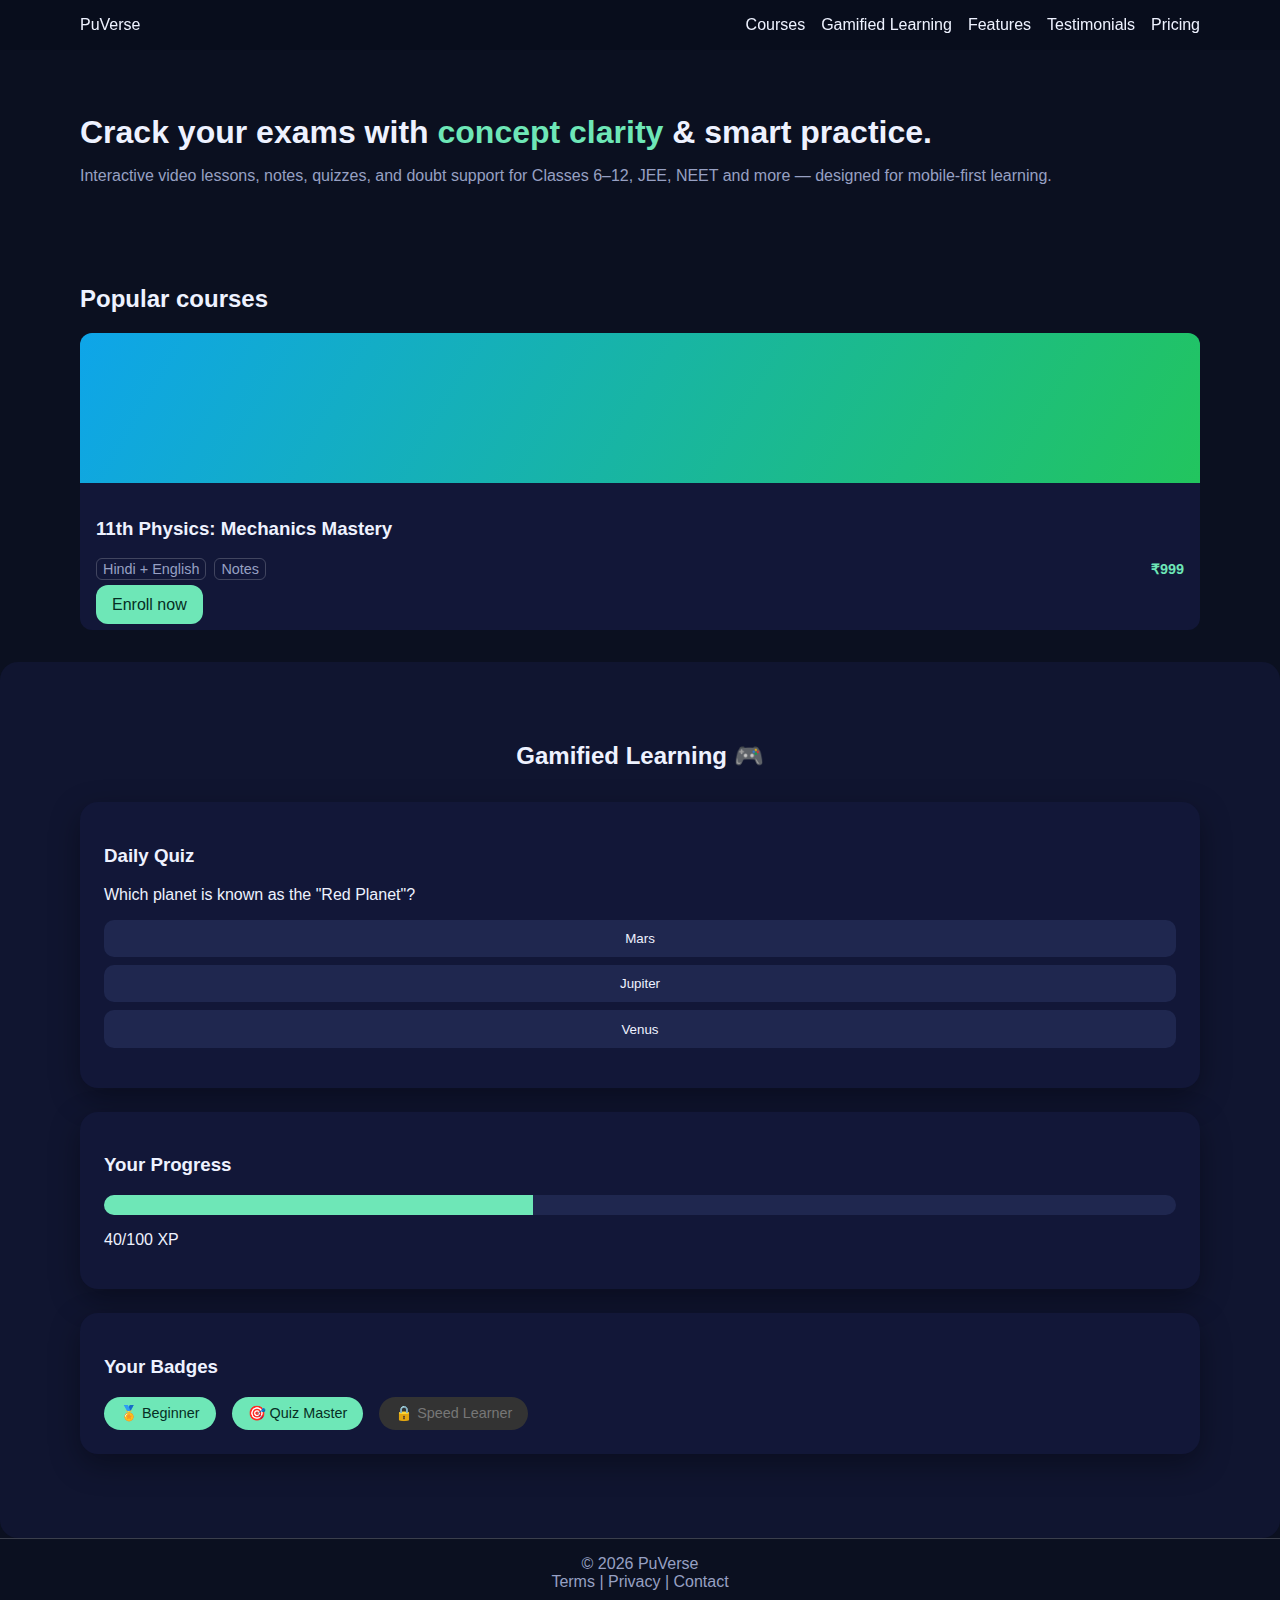
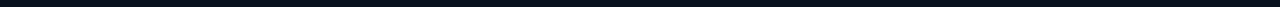
<file: index.html>
<!DOCTYPE html>
<html lang="en">
<head>
  <meta charset="UTF-8" />
  <meta name="viewport" content="width=device-width, initial-scale=1" />
  <title>PuVerse – Learn Anywhere</title>
  <link rel="stylesheet" href="style.css">
</head>
<body>
  <!-- NAV -->
  <header>
    <nav class="container nav">
      <a href="#" class="brand">
        <span class="logo"></span>
        <span>PuVerse</span>
      </a>
      <div class="navlinks">
        <a href="#courses">Courses</a>
        <a href="#games">Gamified Learning</a>
        <a href="#features">Features</a>
        <a href="#testimonials">Testimonials</a>
        <a href="#pricing">Pricing</a>
      </div>
    </nav>
  </header>

  <!-- HERO -->
  <section class="hero">
    <div class="container hero-grid">
      <div>
        <h1>Crack your exams with <span style="color:var(--brand)">concept clarity</span> & smart practice.</h1>
        <p>Interactive video lessons, notes, quizzes, and doubt support for Classes 6–12, JEE, NEET and more — designed for mobile-first learning.</p>
      </div>
    </div>
  </section>

    <!-- COURSES -->
    <section id="courses">
    <div class="container">
        <h2>Popular courses</h2>
        <div class="grid">
        <article class="course">
            <div class="cover"></div>
            <div class="meta">
            <h3>11th Physics: Mechanics Mastery</h3>
            <div class="row"><span class="tag">Hindi + English</span><span class="tag">Notes</span><span class="price">₹999</span></div>
            </div>
            <div class="enroll"><a class="btn" href="enroll.html" target="_blank">Enroll now</a></div>
        </article>
        </div>
    </div>
    </section>

    <!-- GAMIFIED LEARNING -->
    <section id="games" class="gamified">
    <div class="container">
        <h2>Gamified Learning 🎮</h2>

        <!-- Daily Quiz -->
        <div class="quiz-box">
        <h3>Daily Quiz</h3>
        <p>Which planet is known as the "Red Planet"?</p>
        <button class="option" onclick="checkAnswer(this,'Mars')">Mars</button>
        <button class="option" onclick="checkAnswer(this,'Jupiter')">Jupiter</button>
        <button class="option" onclick="checkAnswer(this,'Venus')">Venus</button>
        <p id="quiz-result"></p>
        </div>

        <!-- Progress Tracker -->
        <div class="progress-box">
        <h3>Your Progress</h3>
        <div class="progress-bar">
        <div id="progress-fill"></div>
        </div>
        <p><span id="xp">40</span>/100 XP</p>
        </div>

        <!-- Badges -->
        <div class="badges">
        <h3>Your Badges</h3>
        <div class="badge-list">
            <span class="badge">🏅 Beginner</span>
            <span class="badge">🎯 Quiz Master</span>
            <span class="badge locked">🔒 Speed Learner</span>
        </div>
        </div>
    </div>
    </section>

  <!-- FOOTER -->
  <footer>
    <div class="container footer">
      <div>© <span id="year"></span> PuVerse</div>
      <div>
        <a href="#">Terms</a> | <a href="#">Privacy</a> | <a href="#">Contact</a>
      </div>
    </div>
  </footer>

  <script>
    document.getElementById('year').textContent = new Date().getFullYear();

    function checkAnswer(button, correct) {
      if (button.innerText === correct) {
        document.getElementById("quiz-result").innerText = "✅ Correct! +10 XP";
        document.getElementById("quiz-result").style.color = "lime";
        increaseXP(10);
      } else {
        document.getElementById("quiz-result").innerText = "❌ Wrong! Try again.";
        document.getElementById("quiz-result").style.color = "red";
      }
    }

    function increaseXP(points) {
      let xpEl = document.getElementById("xp");
      let current = parseInt(xpEl.innerText);
      let newXP = Math.min(current + points, 100);
      xpEl.innerText = newXP;
      document.getElementById("progress-fill").style.width = newXP + "%";
    }
  </script>
</body>
</html>
</file>
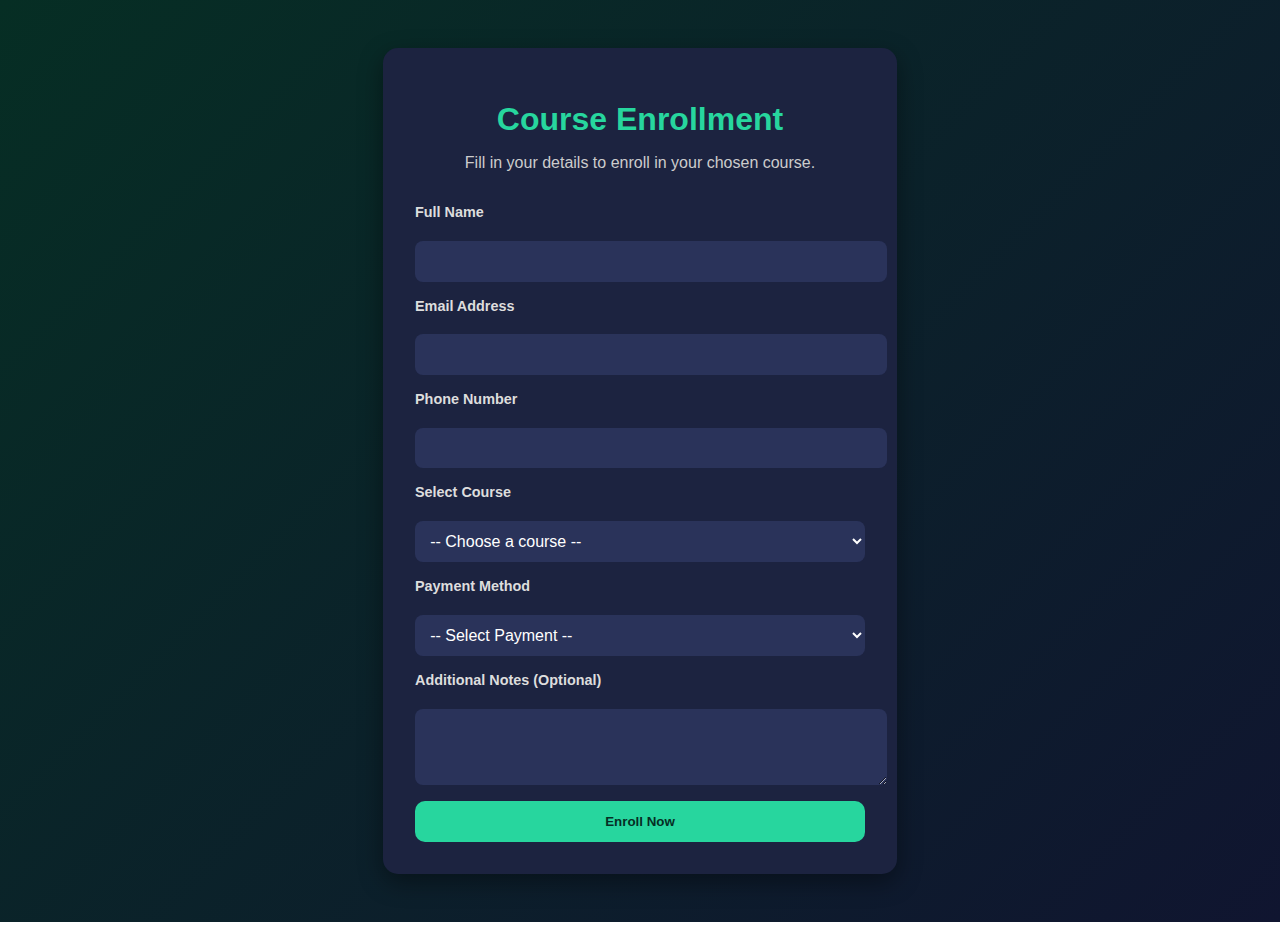
<file: enroll.html>
<!DOCTYPE html>
<html lang="en">
<head>
  <meta charset="UTF-8">
  <meta name="viewport" content="width=device-width, initial-scale=1.0">
  <title>Enroll Now – EduVerse</title>
  <link rel="stylesheet" href="enroll.css">
</head>
<body>
  <div class="form-container">
    <h1>Course Enrollment</h1>
    <p>Fill in your details to enroll in your chosen course.</p>

    <form action="#" method="post" class="enroll-form">
      <!-- Name -->
      <label for="name">Full Name</label>
      <input type="text" id="name" name="name" required>

      <!-- Email -->
      <label for="email">Email Address</label>
      <input type="email" id="email" name="email" required>

      <!-- Phone -->
      <label for="phone">Phone Number</label>
      <input type="tel" id="phone" name="phone" required>

      <!-- Course Selection -->
      <label for="course">Select Course</label>
      <select id="course" name="course" required>
        <option value="">-- Choose a course --</option>
        <option value="physics">11th Physics: Mechanics Mastery</option>
        <option value="chemistry">11th Chemistry: Organic Basics</option>
        <option value="math">12th Maths: Calculus Pro</option>
        <option value="neet">NEET Crash Course</option>
        <option value="jee">JEE Mains Booster</option>
      </select>

      <!-- Payment Option -->
      <label for="payment">Payment Method</label>
      <select id="payment" name="payment" required>
        <option value="">-- Select Payment --</option>
        <option value="upi">UPI</option>
        <option value="card">Debit/Credit Card</option>
        <option value="netbanking">Net Banking</option>
      </select>

      <!-- Message -->
      <label for="message">Additional Notes (Optional)</label>
      <textarea id="message" name="message" rows="3"></textarea>

      <!-- Submit -->
      <button type="submit" class="btn">Enroll Now</button>
    </form>
  </div>
</body>
</html>
</file>
<file: style.css>
:root {
--bg: #0b1020;
--card: #121738;
--muted: #97a0c3;
--text: #eef2ff;
--brand: #6ee7b7;
--shadow: 0 10px 30px rgba(0, 0, 0, .35);
--radius: 18px;
}

* { box-sizing: border-box; }
body { margin: 0; padding: 0; background: var(--bg); color: var(--text); font-family: Inter, sans-serif; }
a { text-decoration: none; color: inherit; }

.container { width: min(1120px, 92%); margin-inline: auto; }
.btn { background: var(--brand); color: #062e24; padding: .7rem 1rem; border-radius: 12px; border: none; cursor: pointer; }
.btn.secondary { background: transparent; color: var(--text); border: 1px solid rgba(255,255,255,.2); }

header { background: rgba(8, 12, 26, .65); position: sticky; top: 0; }
.nav { display: flex; justify-content: space-between; padding: 1rem 0; }
.navlinks { display: flex; gap: 1rem; align-items: center; }

.hero { padding: 64px 0; }
.hero h1 { font-size: 2rem; margin: 0 0 1rem; }
.hero p { color: var(--muted); }

.search { display: flex; gap: .5rem; margin-top: 1rem; }
.search input { flex: 1; padding: .7rem; border: none; border-radius: 8px; }

.grid { display: grid; grid-template-columns: repeat(auto-fit,minmax(280px,1fr)); gap: 1rem; }

.course { background: var(--card); border-radius: 12px; overflow: hidden; }
.cover { height: 150px; background: linear-gradient(120deg,#0ea5e9, #22c55e); }
.meta { padding: 1rem; }
.row { display: flex; gap: .5rem; align-items: center; font-size: .9rem; color: var(--muted); }
.tag { border: 1px solid rgba(255,255,255,.2); padding: 2px 6px; border-radius: 6px; }
.price { margin-left: auto; font-weight: bold; color: var(--brand); }
.enroll { padding: 0 1rem 1rem; }

footer { padding: 1rem 0; text-align: center; color: var(--muted); border-top: 1px solid rgba(255,255,255,.2); }

/* Gamified Section */
.gamified { padding: 60px 0; background: #101530; border-radius: var(--radius); margin-top: 2rem; }
.gamified h2 { text-align: center; margin-bottom: 2rem; }

.quiz-box, .progress-box, .badges {
  background: var(--card);
  padding: 1.5rem;
  border-radius: var(--radius);
  margin-bottom: 1.5rem;
  box-shadow: var(--shadow);
}

.option {
  display: block;
  width: 100%;
  margin: .5rem 0;
  padding: .7rem;
  border: none;
  border-radius: 10px;
  background: #1f274f;
  color: var(--text);
  cursor: pointer;
  transition: 0.2s;
}
.option:hover { background: var(--brand); color: #062e24; }

.progress-bar {
background: #1f274f;
border-radius: 10px;
overflow: hidden;
height: 20px;
margin: 1rem 0;
}
#progress-fill {
height: 100%;
width: 40%;
background: var(--brand);
transition: width 0.4s ease;
}

.badge-list { display: flex; gap: 1rem; flex-wrap: wrap; }
.badge {
  padding: .5rem 1rem;
  background: var(--brand);
  border-radius: 20px;
  font-size: .9rem;
  color: #062e24;
}
.locked { background: #333; color: #777; }
</file>
<file: enroll.css>
/* General Styles */
body {
  font-family: Arial, sans-serif;
  background: linear-gradient(135deg, #062e24, #101530);
  margin: 0;
  padding: 0;
  color: #fff;
}

/* Form Container */
.form-container {
  max-width: 450px;
  margin: 3rem auto;
  background: #1c2340;
  padding: 2rem;
  border-radius: 15px;
  box-shadow: 0 8px 25px rgba(0,0,0,0.4);
  text-align: center;
}

.form-container h1 {
  margin-bottom: .5rem;
  color: #27d69e;
}

.form-container p {
  margin-bottom: 2rem;
  color: #ccc;
}

/* Form Elements */
.enroll-form {
  display: flex;
  flex-direction: column;
  gap: 1rem;
  text-align: left;
}

.enroll-form label {
  font-weight: bold;
  font-size: 0.9rem;
  margin-bottom: 0.3rem;
  color: #ddd;
}

.enroll-form input,
.enroll-form select,
.enroll-form textarea {
  width: 100%;
  padding: 0.7rem;
  border-radius: 8px;
  border: none;
  background: #2a335a;
  color: #fff;
  font-size: 1rem;
}

.enroll-form input:focus,
.enroll-form select:focus,
.enroll-form textarea:focus {
  outline: 2px solid #27d69e;
}

/* Button */
.btn {
  padding: 0.8rem;
  border: none;
  border-radius: 10px;
  background: #27d69e;
  color: #062e24;
  font-weight: bold;
  cursor: pointer;
  transition: 0.3s;
}

.btn:hover {
  background: #1ab582;
}
</file>
